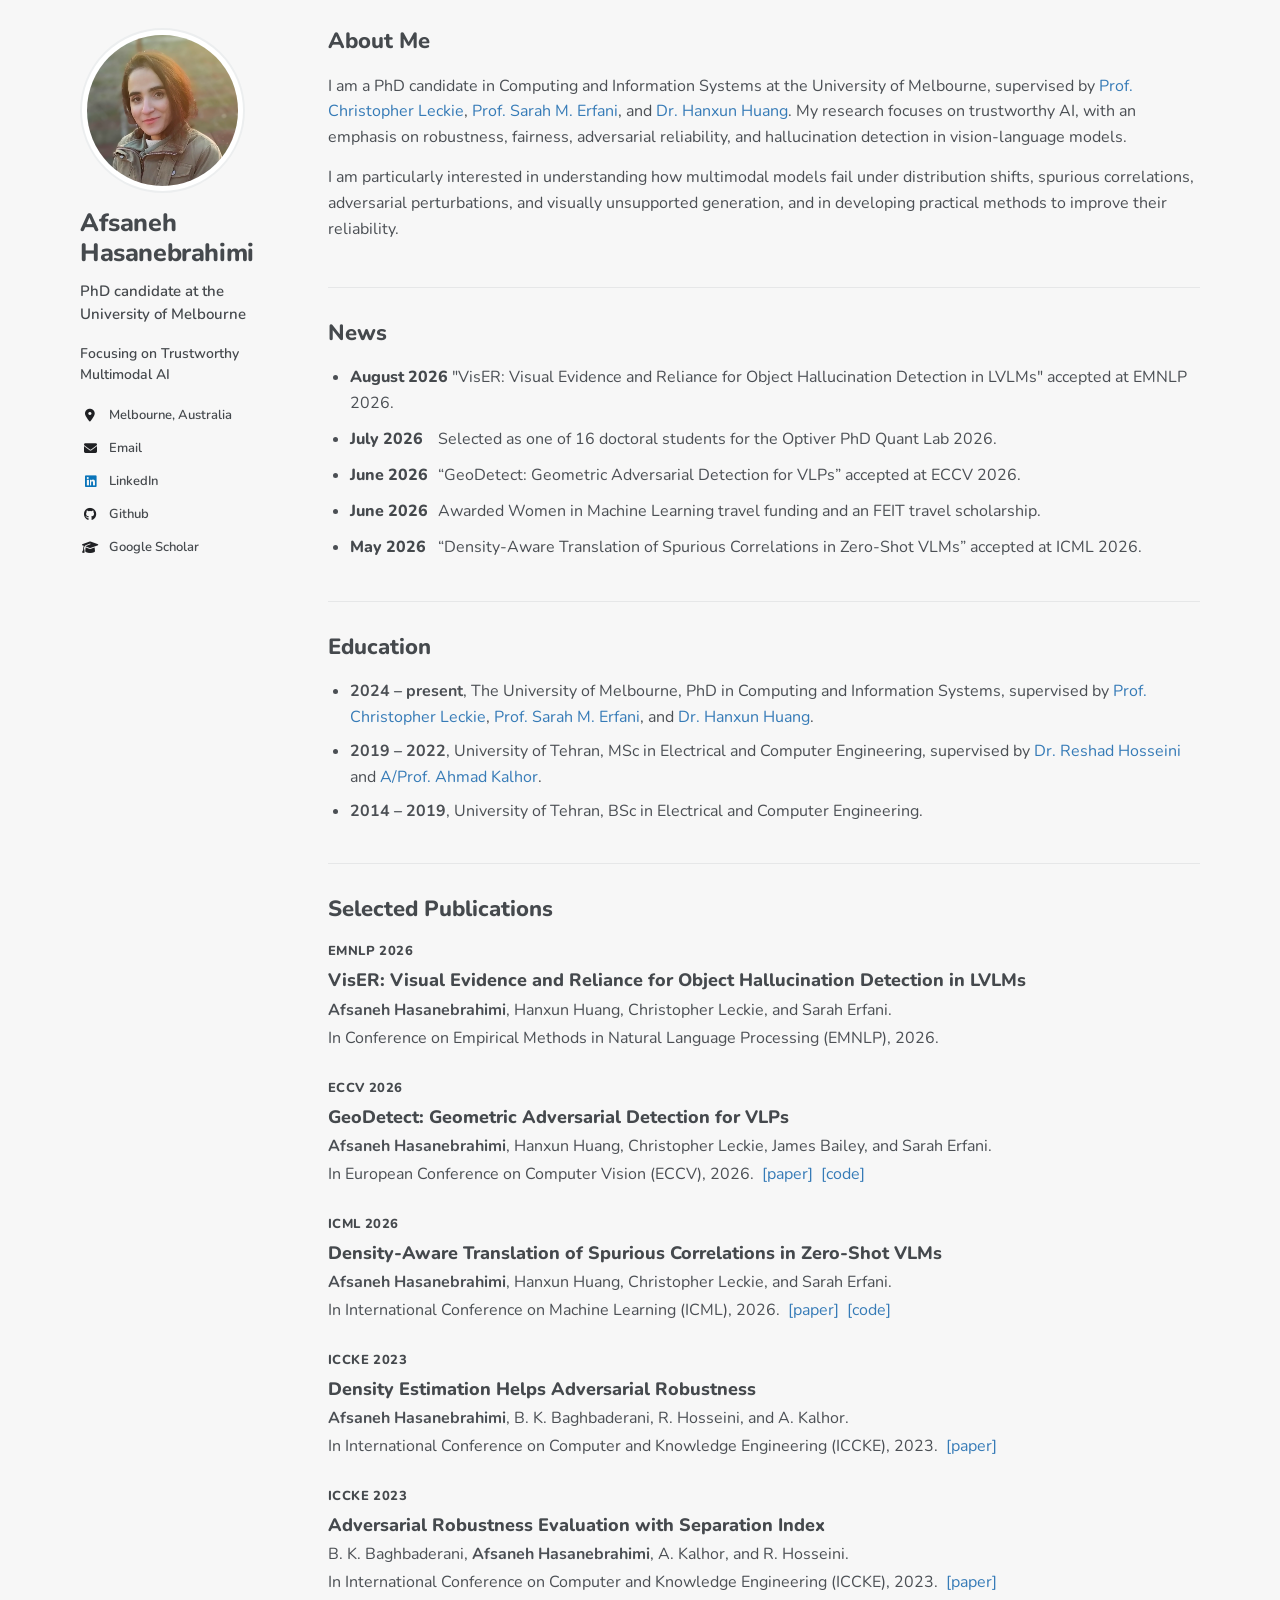
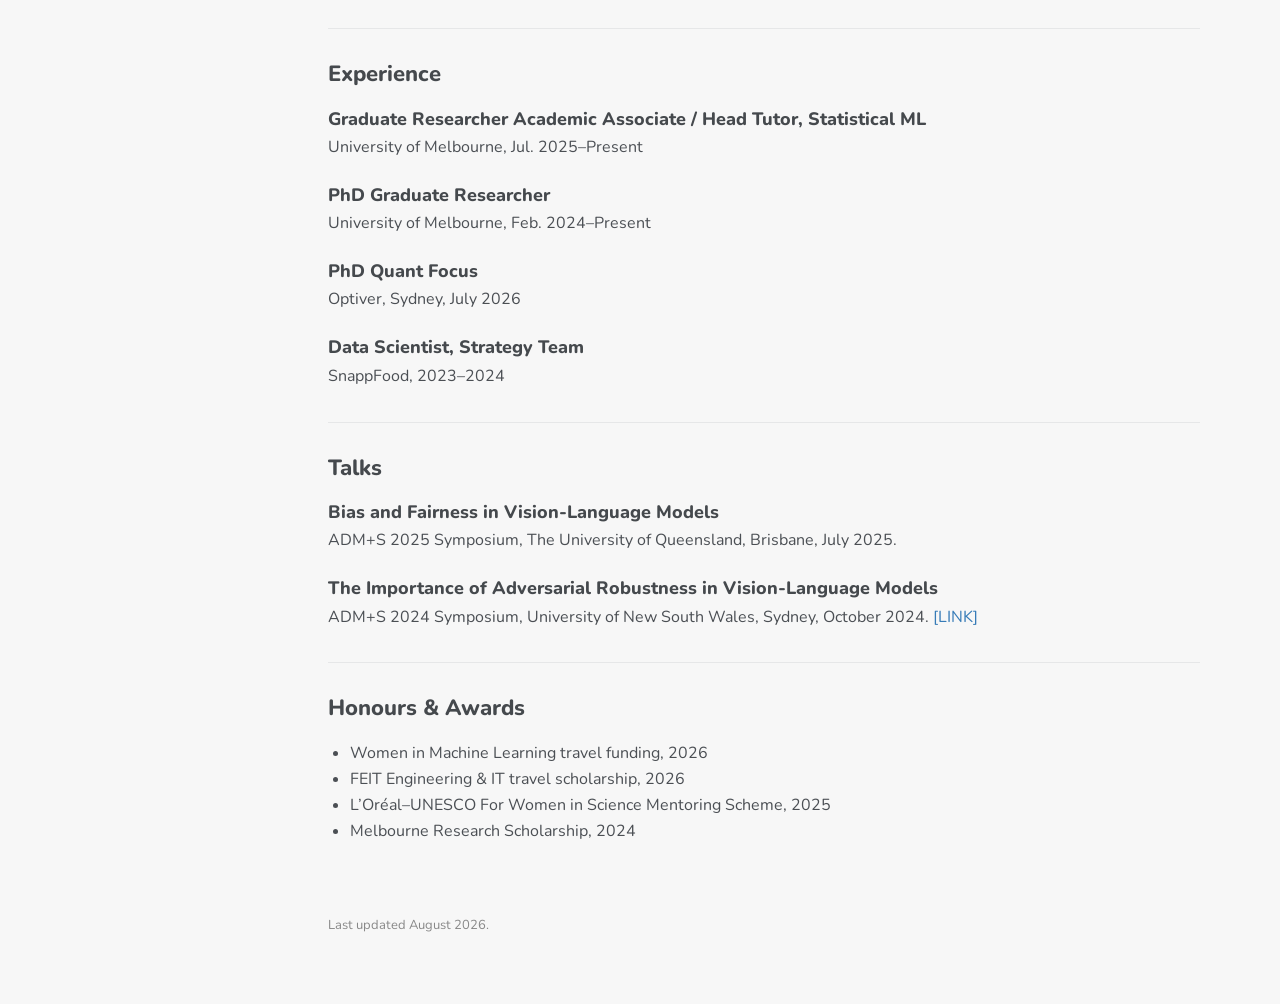
<file: index.html>
<!doctype html>
<html lang="en">
<head>
  <meta charset="utf-8">
  <meta name="viewport" content="width=device-width, initial-scale=1">

  <meta name="description" content="Afsaneh Hasanebrahimi is a PhD candidate at the University of Melbourne researching trustworthy multimodal AI and vision-language models.">

  <title>Afsaneh Hasanebrahimi | Trustworthy Multimodal AI</title>

  <link rel="canonical" href="https://afsaneheb.github.io/">

  <script type="application/ld+json">
  {
    "@context": "https://schema.org",
    "@type": "Person",
    "name": "Afsaneh Hasanebrahimi",
    "url": "https://afsaneheb.github.io/",
    "jobTitle": "PhD Candidate",
    "affiliation": {
      "@type": "Organization",
      "name": "The University of Melbourne"
    },
    "sameAs": [
      "https://github.com/AfsanehEB",
      "https://www.linkedin.com/in/afsaneh-hasanebrahimi",
      "https://scholar.google.com/citations?user=QLpU3p0AAAAJ"
    ]
  }
  </script>

  <link rel="preconnect" href="https://fonts.googleapis.com">
  <link rel="preconnect" href="https://fonts.gstatic.com" crossorigin>

  <link
    href="https://fonts.googleapis.com/css2?family=Nunito:wght@400;600;700;800&display=swap"
    rel="stylesheet">

  <link
    rel="stylesheet"
    href="https://cdnjs.cloudflare.com/ajax/libs/font-awesome/6.5.2/css/all.min.css">

  <link rel="stylesheet" href="style.css">
</head>
<body>
  <main class="layout">
    <aside class="sidebar">
      <img class="profile-photo" src="assets/photo.png" alt="Afsaneh Hasanebrahimi">

      <h1>Afsaneh Hasanebrahimi</h1>
      <p class="role">PhD candidate at the University of Melbourne</p>
      <p class="focus">Focusing on Trustworthy Multimodal AI</p>

      <nav class="social-links" aria-label="Contact links">
        <a href="https://www.google.com/maps/place/Melbourne+VIC" target="_blank" rel="noreferrer">
          <i class="fa-solid fa-location-dot"></i><span>Melbourne, Australia</span>
        </a>
        <a href="mailto:a.hasanebrahimi@unimelb.edu.au">
          <i class="fa-solid fa-envelope"></i><span>Email</span>
        </a>
        <a href="https://www.linkedin.com/in/afsaneh-hasanebrahimi" target="_blank" rel="noreferrer">
          <i class="fa-brands fa-linkedin"></i><span>LinkedIn</span>
        </a>
        <a href="https://github.com/AfsanehEB" target="_blank" rel="noreferrer">
          <i class="fa-brands fa-github"></i><span>Github</span>
        </a>
        <a href="https://scholar.google.com/citations?user=QLpU3p0AAAAJ&hl=en" target="_blank" rel="noreferrer">
          <i class="fa-solid fa-graduation-cap"></i><span>Google Scholar</span>
        </a>
        <!-- <a href="assets/Afsaneh_Hasanebrahimi_CV.pdf" target="_blank">
          <i class="fa-solid fa-file-lines"></i><span>CV</span>
        </a> -->
      </nav>
    </aside>

    <section class="content">
      <section class="section">
        <h2>About Me</h2>
        <p>
          I am a PhD candidate in Computing and Information Systems at the University of Melbourne,
          supervised by <a href="https://findanexpert.unimelb.edu.au/profile/6335-christopher-leckie" target="_blank" rel="noreferrer">Prof. Christopher Leckie</a>,
          <a href="https://findanexpert.unimelb.edu.au/profile/639922-sarah-monazam-erfani" target="_blank" rel="noreferrer">Prof. Sarah M. Erfani</a>, and
          <a href="https://findanexpert.unimelb.edu.au/profile/888249" target="_blank" rel="noreferrer">Dr. Hanxun Huang</a>.
          My research focuses on trustworthy AI, with an emphasis on robustness, fairness,
          adversarial reliability, and hallucination detection in vision-language models.
        </p>
        <p>
          I am particularly interested in understanding how multimodal models fail under
          distribution shifts, spurious correlations, adversarial perturbations, and visually
          unsupported generation, and in developing practical methods to improve their reliability.
        </p>
      </section>

      <section class="section">
        <h2>News</h2>
        <ul class="news-list">
          <li><span>August 2026</span> "VisER: Visual Evidence and Reliance for Object Hallucination Detection in LVLMs" accepted at EMNLP 2026.</li>
          <li><span>July 2026</span> Selected as one of 16 doctoral students for the Optiver PhD Quant Lab 2026.</li>
          <li><span>June 2026</span> “GeoDetect: Geometric Adversarial Detection for VLPs” accepted at ECCV 2026.</li>
          <li><span>June 2026</span> Awarded Women in Machine Learning travel funding and an FEIT travel scholarship.</li>
          <li><span>May 2026</span> “Density-Aware Translation of Spurious Correlations in Zero-Shot VLMs” accepted at ICML 2026.</li>
        </ul>
      </section>

      <section class="section">
        <h2>Education</h2>
        <ul class="education-list">
          <li><strong>2024 – present</strong>, The University of Melbourne, PhD in Computing and Information Systems, supervised by <a href="https://findanexpert.unimelb.edu.au/profile/6335-christopher-leckie" target="_blank" rel="noreferrer">Prof. Christopher Leckie</a>, <a href="https://findanexpert.unimelb.edu.au/profile/639922-sarah-monazam-erfani" target="_blank" rel="noreferrer">Prof. Sarah M. Erfani</a>, and <a href="https://findanexpert.unimelb.edu.au/profile/888249-hanxun-huang" target="_blank" rel="noreferrer">Dr. Hanxun Huang</a>.</li>
          <li><strong>2019 – 2022</strong>, University of Tehran, MSc in Electrical and Computer Engineering, supervised by <a href="https://www.researchgate.net/profile/Reshad-Hosseini" target="_blank" rel="noreferrer">Dr. Reshad Hosseini</a> and <a href="https://www.researchgate.net/profile/Ahmad-Kalhor" target="_blank" rel="noreferrer">A/Prof. Ahmad Kalhor</a>.</li>
          <li><strong>2014 – 2019</strong>, University of Tehran, BSc in Electrical and Computer Engineering.</li>
        </ul>
      </section>

      <section class="section">
        <h2>Selected Publications</h2>

        <article class="publication compact-publication">
          <div class="pub-label">EMNLP 2026</div>
          <h3>VisER: Visual Evidence and Reliance for Object Hallucination Detection in LVLMs</h3>
          <p><strong>Afsaneh Hasanebrahimi</strong>, Hanxun Huang, Christopher Leckie, and Sarah Erfani.</p>
          <p>In Conference on Empirical Methods in Natural Language Processing (EMNLP), 2026.</p>
        </article>

        <article class="publication compact-publication">
          <div class="pub-label">ECCV 2026</div>
          <h3>GeoDetect: Geometric Adversarial Detection for VLPs</h3>
          <p><strong>Afsaneh Hasanebrahimi</strong>, Hanxun Huang, Christopher Leckie, James Bailey, and Sarah Erfani.</p>
          <p>In European Conference on Computer Vision (ECCV), 2026.
            <a href="https://arxiv.org/pdf/2607.14737" target="_blank" rel="noreferrer">[paper]</a>
            <a href="https://github.com/AfsanehEB/GeoDetect" target="_blank" rel="noreferrer">[code]</a>
          </p>
        </article>

        <article class="publication compact-publication">
          <div class="pub-label">ICML 2026</div>
          <h3>Density-Aware Translation of Spurious Correlations in Zero-Shot VLMs</h3>
          <p><strong>Afsaneh Hasanebrahimi</strong>, Hanxun Huang, Christopher Leckie, and Sarah Erfani.</p>
          <p>In International Conference on Machine Learning (ICML), 2026.
            <a href="https://icml.cc/virtual/2026/poster/63156" target="_blank" rel="noreferrer">[paper]</a>
            <a href="https://github.com/AfsanehEB/DAT" target="_blank" rel="noreferrer">[code]</a>
          </p>
        </article>


        <article class="publication compact-publication">
          <div class="pub-label">ICCKE 2023</div>
          <h3>Density Estimation Helps Adversarial Robustness</h3>
          <p><strong>Afsaneh Hasanebrahimi</strong>, B. K. Baghbaderani, R. Hosseini, and A. Kalhor.</p>
          <p>In International Conference on Computer and Knowledge Engineering (ICCKE), 2023.
            <a \href="https://www.researchgate.net/publication/375978279_Density_Estimation_Helps_Adversarial_Robustness"target="_blank" rel=""noreferrer>[paper]</a>
          </p>
        </article>

        <article class="publication compact-publication">
          <div class="pub-label">ICCKE 2023</div>
          <h3>Adversarial Robustness Evaluation with Separation Index</h3>
          <p>B. K. Baghbaderani, <strong>Afsaneh Hasanebrahimi</strong>, A. Kalhor, and R. Hosseini.</p>
          <p>In International Conference on Computer and Knowledge Engineering (ICCKE), 2023.
            <a \href="https://www.researchgate.net/publication/375979252_Adversarial_Robustness_Evaluation_with_Separation_Index"target="_blank" rel=""noreferrer>[paper]</a>
          </p>
        </article>
      </section>

      <section class="section">
        <h2>Experience</h2>
        <div class="item">
          <h3>Graduate Researcher Academic Associate / Head Tutor, Statistical ML</h3>
          <p>University of Melbourne, Jul. 2025–Present</p>
        </div>
        <div class="item">
          <h3>PhD Graduate Researcher</h3>
          <p>University of Melbourne, Feb. 2024–Present</p>
        </div>
        <div class="item">
          <h3>PhD Quant Focus</h3>
          <p>Optiver, Sydney, July 2026</p>
        </div>
        <div class="item">
          <h3>Data Scientist, Strategy Team</h3>
          <p>SnappFood, 2023–2024</p>
        </div>
      </section>

      <section class="section">
        <h2>Talks</h2>
        <div class="item">
          <h3>Bias and Fairness in Vision-Language Models</h3>
          <p>ADM+S 2025 Symposium, The University of Queensland, Brisbane, July 2025. </p>
        </div>
        <div class="item">
          <h3>The Importance of Adversarial Robustness in Vision-Language Models</h3>
          <p>ADM+S 2024 Symposium, University of New South Wales, Sydney, October 2024.
          <a href="https://www.admscentre.org.au/the-adms-annual-symposium-shares-insights-on-the-future-of-ai-and-automated-decision-making-systems-across-mobilities/" target="_blank" rel="noreferrer">[LINK]</a>
          </p>
        </div>
      </section>

      <section class="section">
        <h2>Honours & Awards</h2>
        <ul>
          <li>Women in Machine Learning travel funding, 2026</li>
          <li>FEIT Engineering & IT travel scholarship, 2026</li>
          <li>L’Oréal–UNESCO For Women in Science Mentoring Scheme, 2025</li>
          <li>Melbourne Research Scholarship, 2024</li>
        </ul>
      </section>

      <footer>Last updated August 2026.</footer>
    </section>
  </main>
</body>
</html>
</file>
<file: style.css>
:root {
  --text: #4b4f54;
  --heading: #45494d;
  --link: #367bb7;
  --line: #e6e7e8;
}

* { box-sizing: border-box; }
html { scroll-behavior: smooth; }
body {
  margin: 0;
  background: #f7f7f7;
  color: var(--text);
  font-family: "Nunito", Arial, sans-serif;
  font-size: 16px;
  line-height: 1.62;
}

a { color: var(--link); text-decoration: none; }
a:hover { text-decoration: underline; }

.layout {
  width: min(1120px, calc(100% - 56px));
  margin: 0 auto;
  display: grid;
  grid-template-columns: 190px minmax(0, 1fr);
  gap: 58px;
  padding: 28px 0 68px;
}

.sidebar {
  position: sticky;
  top: 22px;
  align-self: start;
}

.profile-photo {
  width: 165px;
  height: 165px;
  border-radius: 50%;
  object-fit: cover;
  object-position: center 37%;
  display: block;
  border: 2px solid #eceeef;
  padding: 5px;
  background: #fff;
}

h1 {
  color: var(--heading);
  font-size: 25px;
  line-height: 1.18;
  margin: 16px 0 12px;
  font-weight: 800;
  letter-spacing: -0.4px;
}

.role,
.focus {
  color: var(--heading);
  font-size: 15px;
  line-height: 1.5;
  margin: 0 0 18px;
  font-weight: 600;
}

.focus {
  margin-top: 18px;
  font-size: 14px;
}

.social-links {
  display: grid;
  gap: 12px;
  margin-top: 20px;
}

.social-links a {
  color: var(--heading);
  display: grid;
  grid-template-columns: 20px 1fr;
  align-items: center;
  gap: 9px;
  font-size: 13px;
  font-weight: 600;
}

.social-links i {
  width: 20px;
  text-align: center;
  color: #202124;
  font-size: 13px;
}

.social-links .fa-linkedin { color: #0a74b9; }

.content {
  min-width: 0;
  padding-top: 0;
}

.section {
  padding-bottom: 30px;
  margin-bottom: 32px;
  border-bottom: 1px solid var(--line);
}

.section:last-of-type { border-bottom: 0; }

h2 {
  color: var(--heading);
  font-size: 22px;
  line-height: 1.25;
  margin: 0 0 18px;
  font-weight: 800;
}

h3 {
  color: var(--heading);
  font-size: 18px;
  line-height: 1.35;
  margin: 0 0 4px;
  font-weight: 800;
}

p { margin: 0 0 14px; }

.news-list,
.education-list,
ul {
  margin: 0;
  padding-left: 22px;
}

.news-list li { margin-bottom: 10px; }
.news-list span {
  display: inline-block;
  min-width: 84px;
  font-weight: 800;
  color: var(--heading);
}

.publication,
.item { margin-bottom: 22px; }

.education-list li { margin-bottom: 8px; }

.compact-publication { margin-bottom: 26px; }
.compact-publication .pub-label {
  color: var(--heading);
  font-size: 13px;
  font-weight: 800;
  letter-spacing: 0.03em;
  margin-bottom: 6px;
}
.compact-publication h3 { margin-bottom: 5px; }
.compact-publication p { margin: 1px 0; }
.compact-publication a { white-space: nowrap; margin-left: 4px; }
.publication:last-child,
.item:last-child { margin-bottom: 0; }
.publication p,
.item p { margin: 2px 0; }
.venue { font-style: italic; }
.paper-links { margin-top: 6px !important; }

footer {
  color: #888;
  font-size: 13px;
  padding-top: 8px;
}

@media (max-width: 900px) {
  .layout {
    grid-template-columns: 1fr;
    gap: 42px;
    width: min(700px, calc(100% - 32px));
  }
  .sidebar { position: static; }
  .profile-photo { width: 180px; height: 180px; }
  h1 { font-size: 28px; }
  .role, .focus { font-size: 17px; }
  .social-links a { font-size: 16px; }
}

@media (max-width: 520px) {
  body { font-size: 16px; }
  .layout { padding-top: 24px; }
  .profile-photo { width: 170px; height: 170px; }
  h1 { font-size: 28px; }
  .role, .focus { font-size: 17px; }
  h2 { font-size: 24px; }
}
</file>
